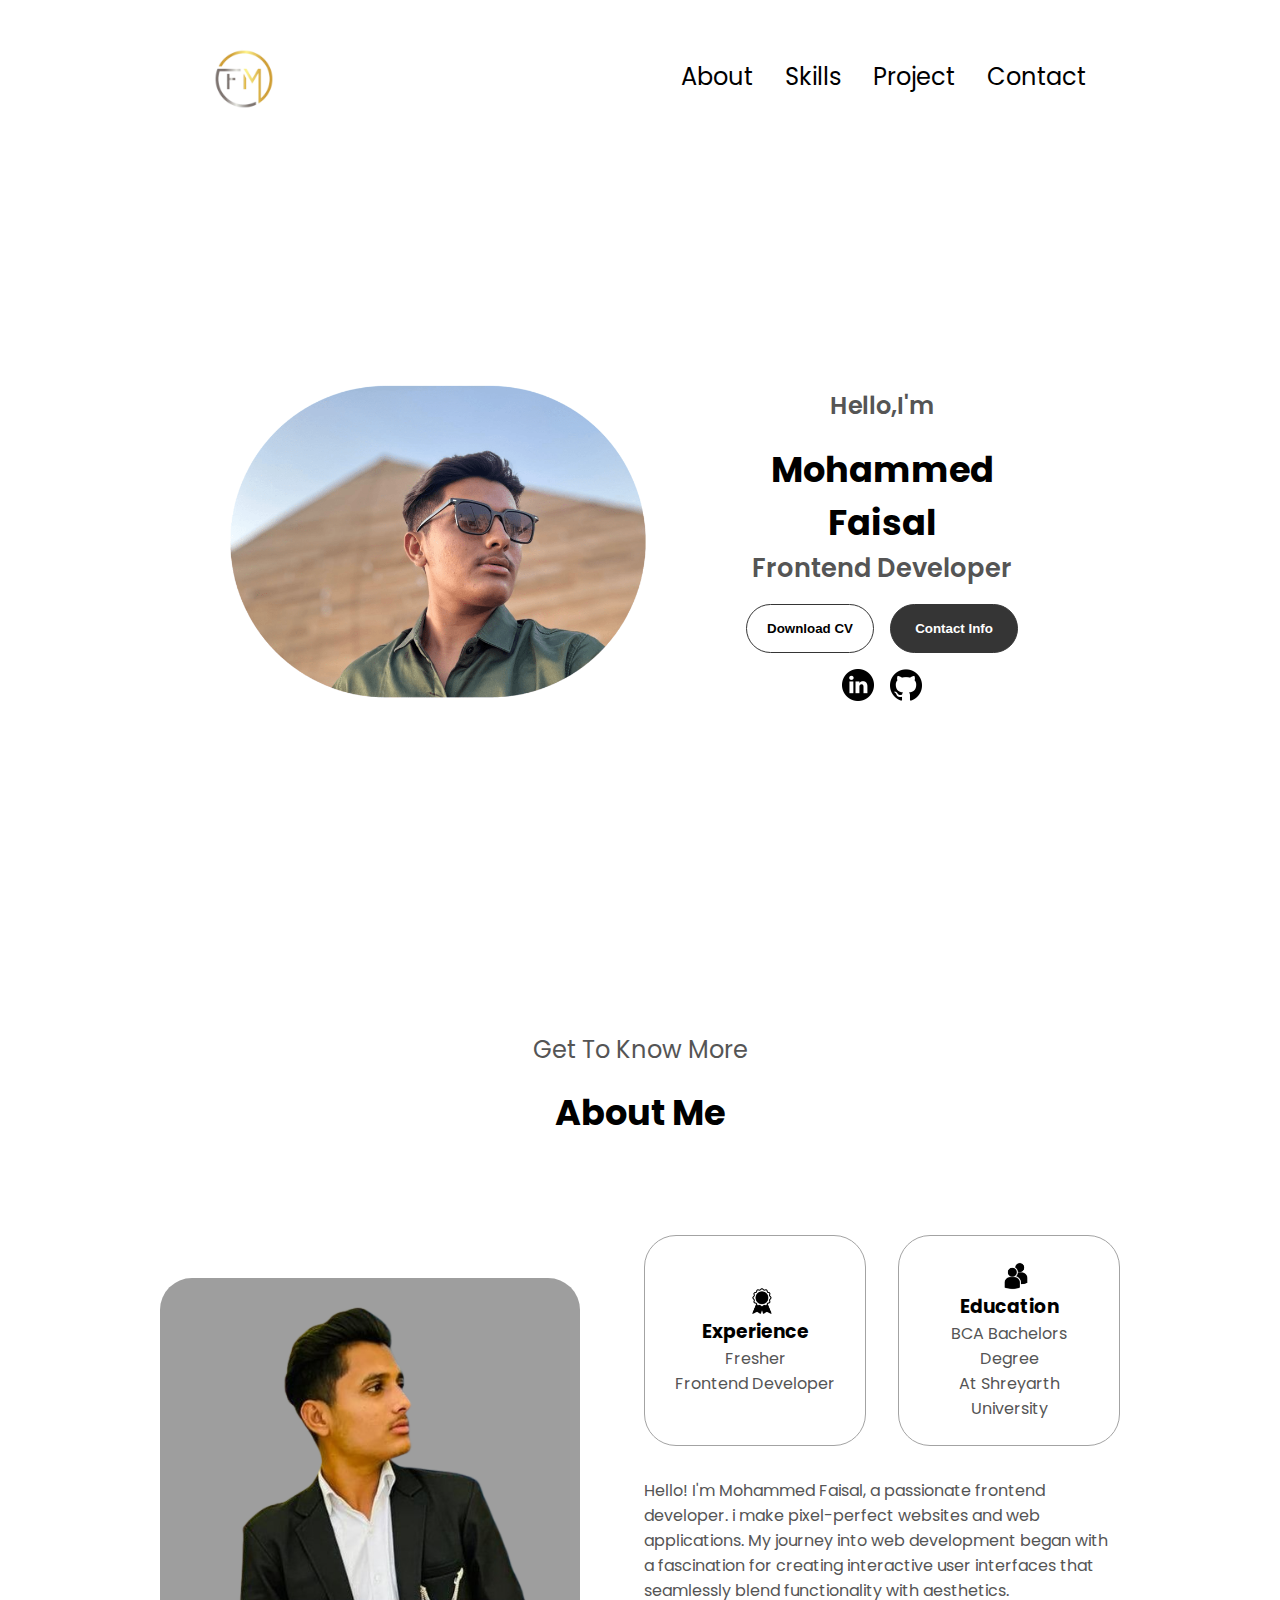
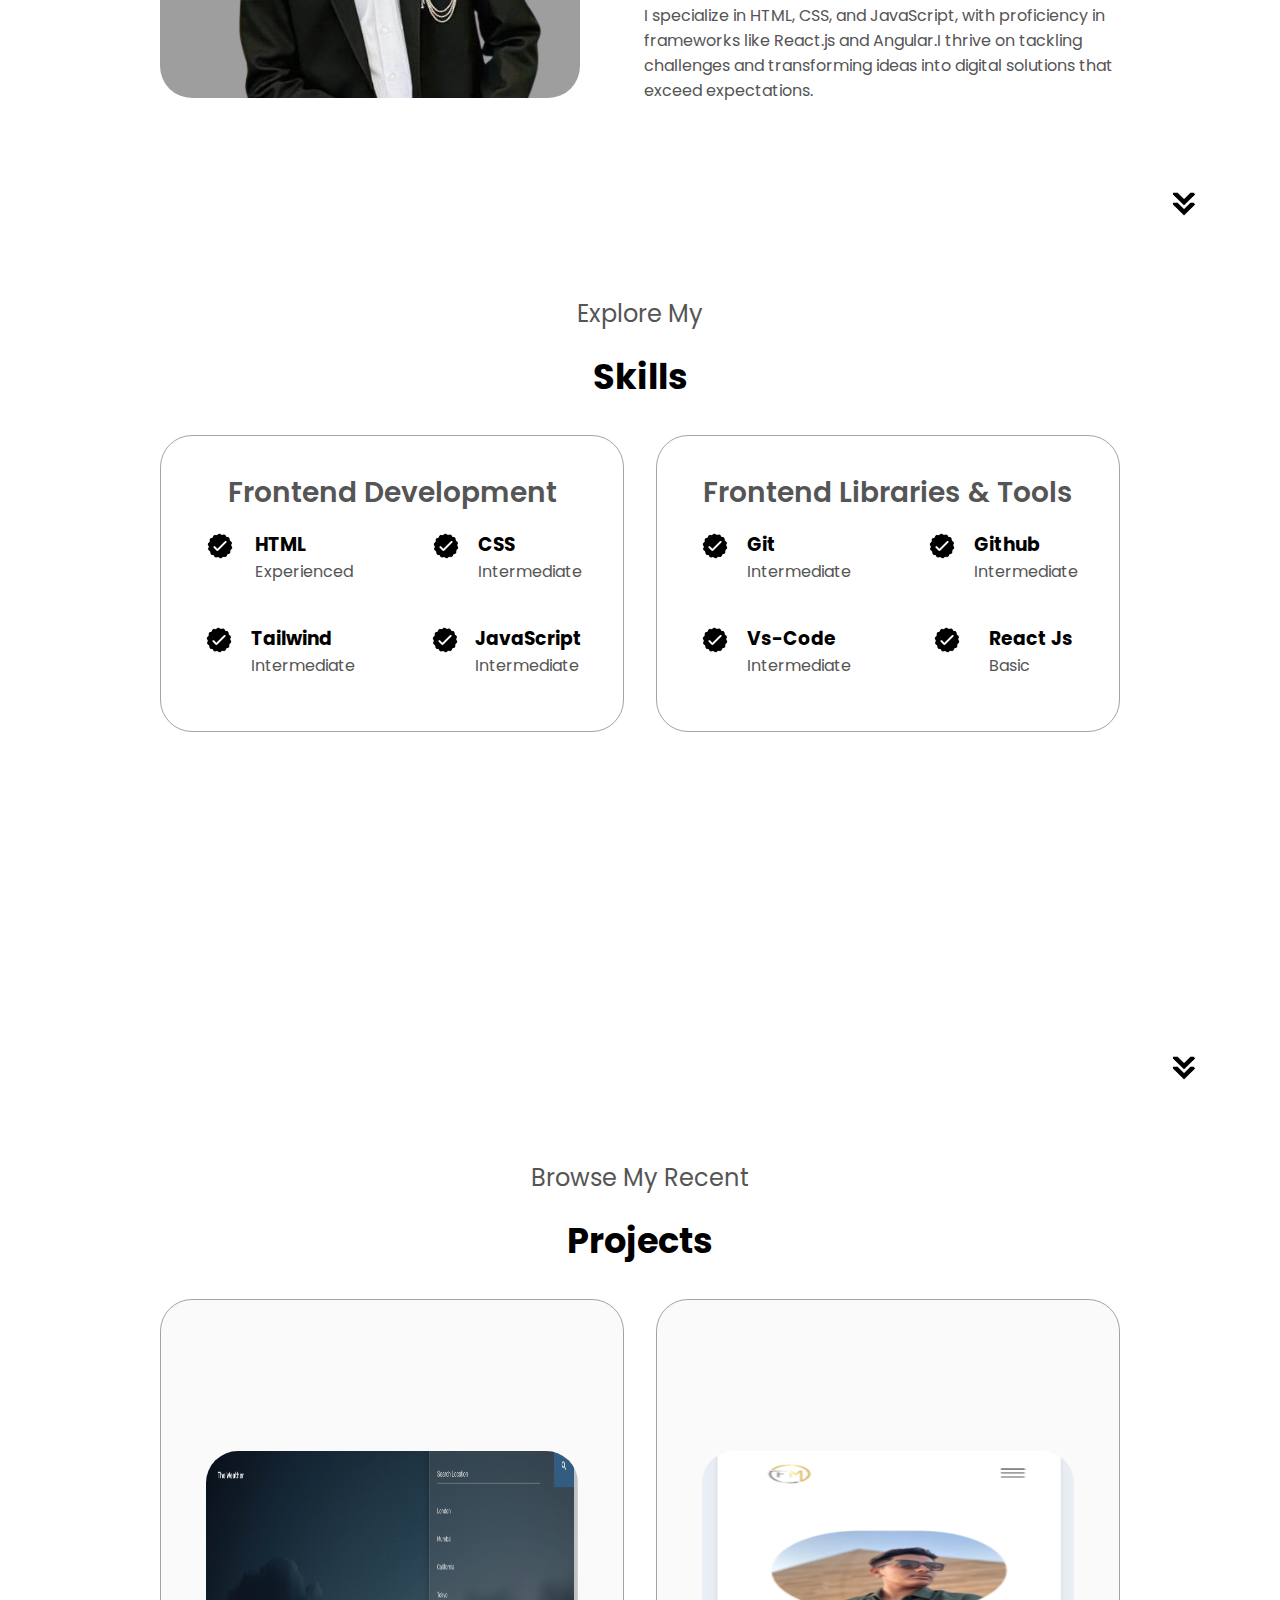
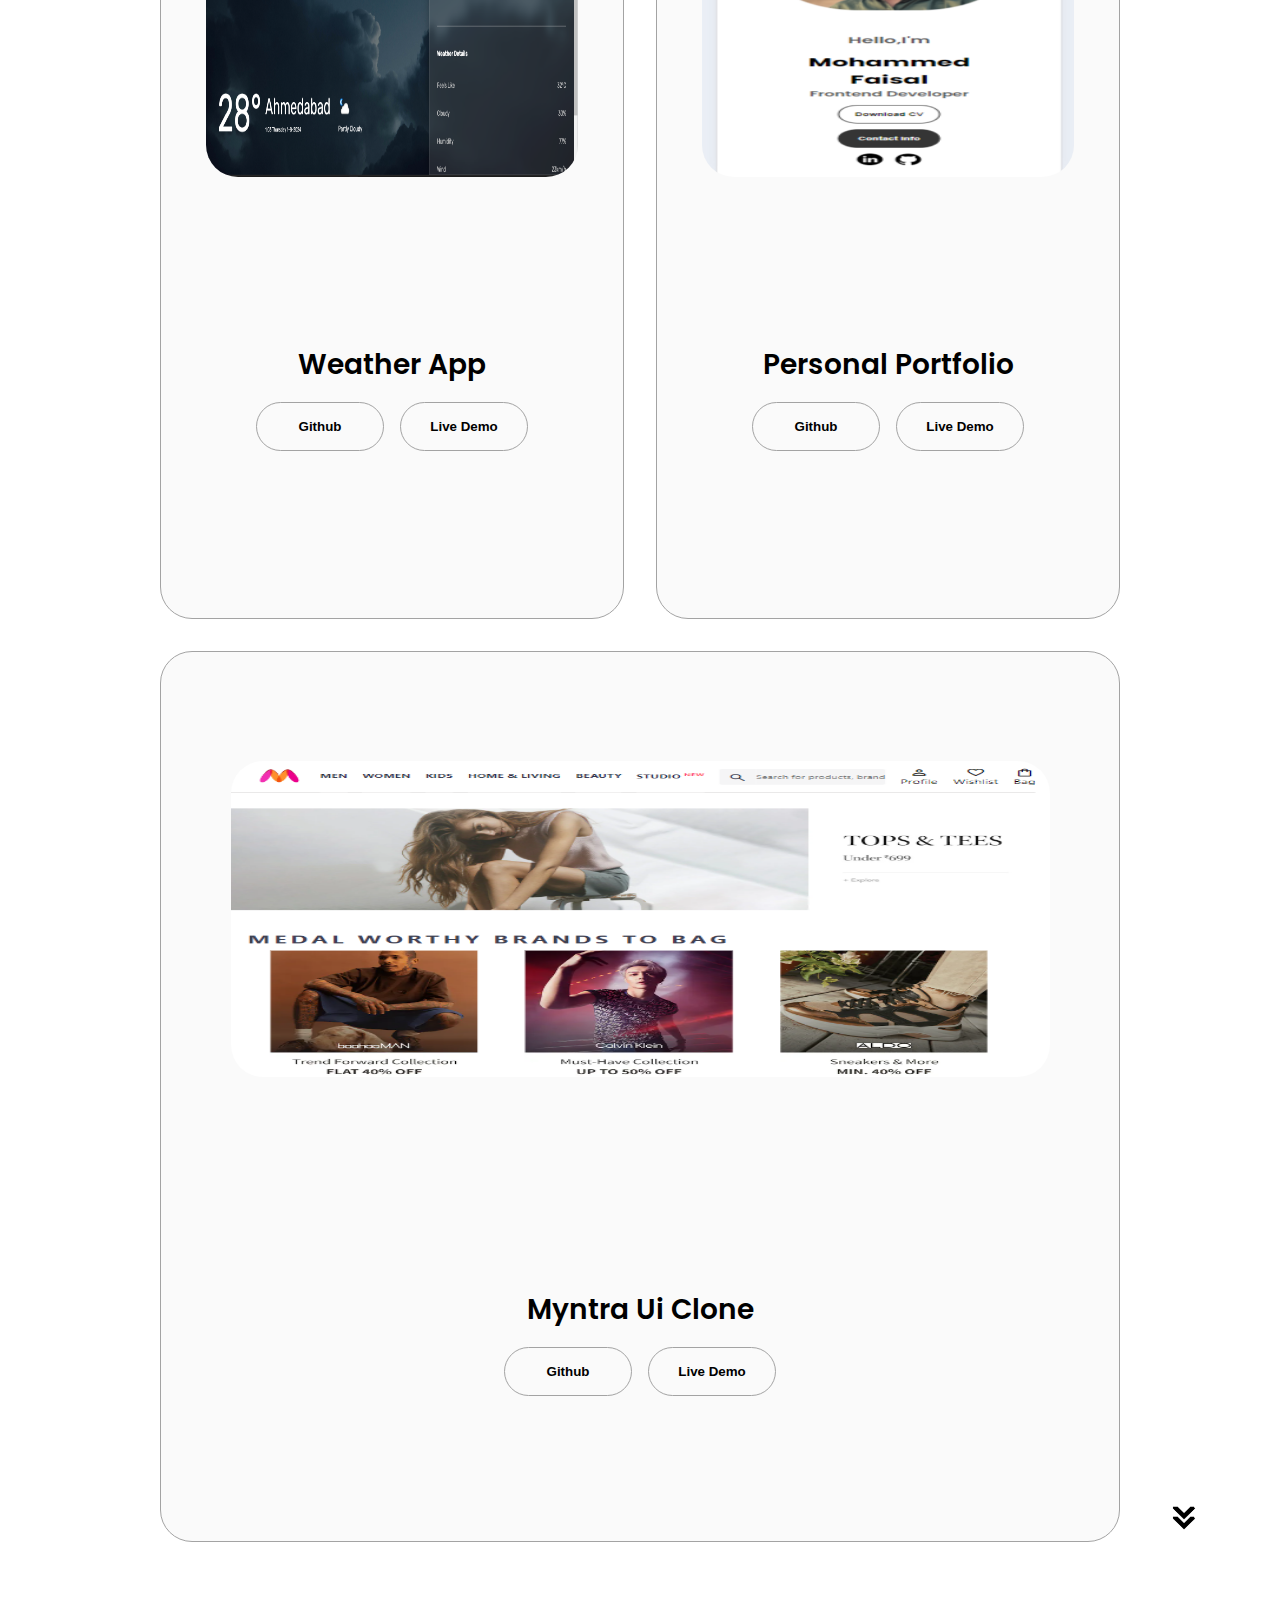
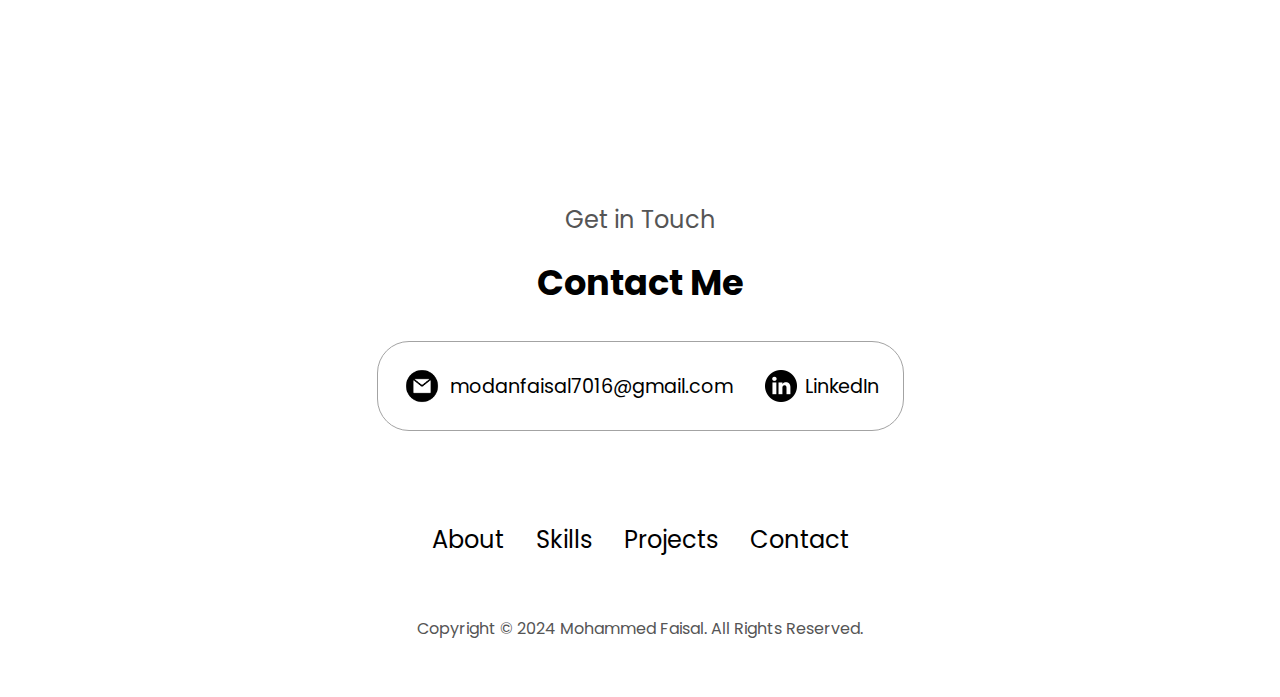
<file: index.html>
<!DOCTYPE html>
<html lang="en">
<head>
    <meta charset="UTF-8">
    <meta name="viewport" content="width=device-width, initial-scale=1.0">
    <title>My Portfolio</title>
    <link rel="stylesheet" href="style.css">
    <link rel="stylesheet" href="mediaqueries.css">
</head>
<body>
    <nav id="nav-bar">
        <div class="logo" id="logo1"><img src="assets/mylogo.png" alt="mylogo" class="my_logo"></div>
        <div>
            <ul class="nav-links">
                <li><a href="#about">About</a></li>
                <li><a href="#skills">Skills</a></li>
                <li><a href="#projects">Project</a></li>
                <li><a href="#contact">Contact</a></li>
            </ul>
        </div>
    </nav>
    <nav id="hamburger-nav">
        <div class="logo"><img src="assets/mylogo.png" alt="mylogo" class="my_logo"></div>
        <div class="hamburger-menu">
            <div class="hamburger-icon" onclick="toggleMenu()">
                <span></span>
                <span></span>
                <span></span>
            </div>
            <div class="menu-links">
                <li><a href="#about" onclick="toggleMenu()">About</a></li>
                <li><a href="#skills" onclick="toggleMenu()">Skills</a></li>
                <li><a href="#projects" onclick="toggleMenu()">Project</a></li>
                <li><a href="#contact" onclick="toggleMenu()">Contact</a></li>
            </div>
        </div>
    </nav>
    <section id="profile">
        <div class="section_pic-container" id="mypic">
            <img src="assets/image (1).png" alt="profie-pic" class="p_pic">
        </div>
        <div class="section_text">
            <p class="s_text_p1">Hello,I'm</p>
            <h1 class="title">Mohammed Faisal</h1>
            <p class="s_text_p2">Frontend Developer</p>
            <div class="btn-container">
                <button class="btn btn-color-2" onclick="window.open('assets/myresume.pdf')">Download CV</button>
                <button class="btn btn-color-1" onclick="location.href='#contact'">Contact Info</button>
            </div>
            <div id="sociels-container">
                <img src="assets/linkedin.png" alt="my linkedin profile" class="icon" onclick="location.href='https://www.linkedin.com/in/faisal-modan-2160562b6/'">
                <img src="assets/github.png" alt="my github profile" class="icon" onclick="location.href='https://github.com/Faisal7016'">
            </div>   
        </div>
    </section>
    <section id="about">
        <p class="s_text_p1">Get To Know More</p>
        <h1 class="title">About Me</h1>
        <div class="section-container">
            <div class="section_pic-container">
                <img src="assets/profile_pic.png" alt="Profile Picture" class="about-pic">
            </div>
            <div class="about-details">
                <div class="about-containers">
                    <div class="details-container">
                        <img src="assets/experience.png" alt="my-experience" class="icons" id="icon1">
                        <h3>Experience</h3>
                        <p>Fresher <br>Frontend Developer</p>
                    </div>
                    <div class="details-container">
                        <img src="assets/education.png" alt="my-experience" class="icons" id="icon2">
                        <h3>Education</h3>
                        <p>BCA Bachelors Degree<br>At Shreyarth University</p>
                    </div>
                </div>
                <div class="text-container">
                    <p>Hello! I'm Mohammed Faisal, a passionate frontend developer. i make pixel-perfect websites and web applications. My journey into web development began with a fascination for creating interactive user interfaces that seamlessly blend functionality with aesthetics.
                      <br>
                      I specialize in HTML, CSS, and JavaScript, with proficiency in frameworks like React.js and Angular.I thrive on tackling challenges and transforming ideas into digital solutions that exceed expectations.</p>
                </div>
            </div>
        </div>
        <img src="assets/arrow.png" alt="continue-image" class="icon arrow" onclick="location.href='./#skills'">
    </section>
    <section id="skills">
        <p class="s_text_p1">Explore My</p>
        <h1 class="title">Skills</h1>
        <div class="skill-details-container">
            <div class="about-containers">
                <div class="details-container">
                    <h2 class="skill-sub-title">Frontend Development</h2>
                    <div class="article-container">
                        <article>
                            <img src="assets/checkmark.png" alt="checkmark-pic" class="icon">
                            <div>
                                <h3>HTML</h3>
                                <p>Experienced</p>
                            </div>
                        </article>
                        <article>
                            <img src="assets/checkmark.png" alt="checkmark-pic" class="icon">
                            <div>
                                <h3>CSS</h3>
                                <p>Intermediate</p>
                            </div>
                        </article>
                        <article>
                            <img src="assets/checkmark.png" alt="checkmark-pic" class="icon">
                            <div>
                                <h3>Tailwind</h3>
                                <p>Intermediate</p>
                            </div>
                        </article>
                        <article>
                            <img src="assets/checkmark.png" alt="checkmark-pic" class="icon">
                            <div>
                                <h3>JavaScript</h3>
                                <p>Intermediate</p>
                            </div>
                        </article>
                        
                    </div>
                </div>
                <div class="details-container">
                    <h2 class="skill-sub-title">Frontend Libraries & Tools</h2>
                    <div class="article-container">
                        <article>
                            <img src="assets/checkmark.png" alt="checkmark-pic" class="icon">
                            <div>
                                <h3>Git</h3>
                                <p>Intermediate</p>
                            </div>
                        </article>
                        <article>
                            <img src="assets/checkmark.png" alt="checkmark-pic" class="icon">
                            <div>
                                <h3>Github</h3>
                                <p>Intermediate</p>
                            </div>
                        </article>
                        <article>
                            <img src="assets/checkmark.png" alt="checkmark-pic" class="icon">
                            <div>
                                <h3>Vs-Code</h3>
                                <p>Intermediate</p>
                            </div>
                        </article>
            
                        <article>
                            <img src="assets/checkmark.png" alt="checkmark-pic" class="icon">
                            <div>
                                <h3>React Js</h3>
                                <p>Basic</p>
                            </div>
                        </article>
                    </div>
                </div>
            </div>
        </div>
        <img src="assets/arrow.png" alt="continue-image" class="icon arrow" onclick="location.href='./#projects'">

    </section>
    <section id="projects">
        <p class="s_text_p1">Browse My Recent</p>
        <h1 class="title">Projects</h1>
        <div class="skill-details-container">
          <div class="about-containers">
            <div class="details-container color-container">
              <div class="article-container">
                <img
                  src="./assets/weather-app.png"
                  alt="Project 1"
                  class="project-img"
                />
              </div>
              <h2 class="skill-sub-title project-title">Weather App</h2>
              <div class="btn-container">
                <button class="btn btn-color-2 project-btn"
                  onclick="location.href='https://github.com/Faisal7016/Dynamic-Weather-App'"
                >
                  Github
                </button>
                <button class="btn btn-color-2 project-btn"
                  onclick="location.href='https://dynamic-weather-app-by-faisal.netlify.app/'"
                >
                  Live Demo
                </button>
              </div>
            </div>
            <div class="details-container color-container">
              <div class="article-container">
                <img
                  src="./assets/Screenshot (53).png"
                  alt="Project 2"
                  class="project-img"
                />
              </div>
              <h2 class="skill-sub-title project-title">Personal Portfolio</h2>
              <div class="btn-container">
                <button
                  class="btn btn-color-2 project-btn"
                  onclick="location.href='https://github.com/Faisal7016/my-portfolio-website'"
                >
                  Github
                </button>
                <button
                  class="btn btn-color-2 project-btn"
                  onclick="location.href='https://faisal7016.github.io/my-portfolio-website/'"
                >
                  Live Demo
                </button>
              </div>
            </div>
            <div class="details-container color-container">
              <div class="article-container">
                <img
                  src="./assets/Screenshot (56).png"
                  alt="Project 3"
                  class="project-img"
                />
              </div>
              <h2 class="skill-sub-title project-title">Myntra Ui Clone</h2>
              <div class="btn-container">
                <button
                  class="btn btn-color-2 project-btn"
                  onclick="location.href='https://github.com/Faisal7016/Project-Myntra-Clone'"
                >
                  Github
                </button>
                <button
                  class="btn btn-color-2 project-btn"
                  onclick="location.href='https://faisal7016.github.io/Project-Myntra-Clone/'"
                >
                  Live Demo
                </button>
              </div>
            </div>
          </div>
        </div>
        <img
          src="./assets/arrow.png"
          alt="Arrow icon"
          class="icon arrow"
          onclick="location.href='./#contact'"
        />
      </section>
      <section id="contact">
        <p class="s_text_p1">Get in Touch</p>
        <h1 class="title">Contact Me</h1>
        <div class="contact-info-upper-container">
          <div class="contact-info-container">
            <img
              src="./assets/email.png"
              alt="Email icon"
              class="icon contact-icon email-icon"
            />
            <p><a href="mailto:modanfaisal7016@gmail.com">modanfaisal7016@gmail.com</a></p>
          </div>
          <div class="contact-info-container">
            <img
              src="./assets/linkedin.png"
              alt="LinkedIn icon"
              class="icon contact-icon"
            />
            <p><a href="https://www.linkedin.com/in/faisal-modan-2160562b6/">LinkedIn</a></p>
          </div>
        </div>
      </section>
      <footer>
        <nav>
          <div class="nav-links-container">
            <ul class="nav-links">
              <li><a href="#about">About</a></li>
              <li><a href="#skills">Skills</a></li>
              <li><a href="#projects">Projects</a></li>
              <li><a href="#contact">Contact</a></li>
            </ul>
          </div>
        </nav>
        <p>Copyright &#169; 2024 Mohammed Faisal. All Rights Reserved.</p>
      </footer>
    <script src="script.js">

    </script>
</body>
</html>
</file>
<file: style.css>
@import url('https://fonts.googleapis.com/css2?family=Poppins:ital,wght@0,100;0,200;0,300;0,400;0,500;0,600;0,700;0,800;0,900;1,100;1,200;1,300;1,400;1,500;1,600;1,700;1,800;1,900&display=swap');

*{
    margin: 0;
    padding: 0;
}
body{
    font-family: "Poppins", sans-serif;
}
html{
    scroll-behavior: smooth;
}
.my_logo{
    height: 100px;
    margin-top: 1rem;
}
p{
    color: rgb(85, 85, 85);
}
/* TRANSITION */
a,.btn{
    transition: all 300ms ease;
}
/* NAVIGATION BAR */
nav,.nav-links{
    display: flex;
}
nav{
    justify-content: space-around;
    align-items: center;
    height: 17vh;
}
.nav-links{
    gap: 2rem;
    list-style: none;
    font-size: 1.5rem;
}
a{
    color: black;
    text-decoration: none;
    text-decoration-color: white;
}
a:hover{
    color: gray;
    text-decoration: underline;
    text-underline-offset: 1rem;
    text-decoration-color: rgb(181, 181, 181);
}
.logo{
    font-size: 1.8rem;

}
.logo:hover{
    cursor: default;
}
/* HAMBURGER MENU */
#hamburger-nav{
    display: none;
}
.hamburger-menu{
    position: relative;
    display: inline-block;
}
.hamburger-icon{
    display: flex;
    flex-direction: column;
    justify-content: space-between;
    height: 24px;
    width: 30px;
    cursor: pointer;
}
.hamburger-icon span{
    width: 100%;
    height: 2px;
    background-color: black;
    transition: all 0.3 ease-in-out;

}
.menu-links{
    position: absolute;
    top: 100%;
    right: 0%;
    background-color: white;
    width: fit-content;
    max-height: 0;
    overflow: hidden;
    transition: all 0.3 ease-in-out;
}
.menu-links a{
    display: block;
    padding: 10px;
    text-align: center;
    font-size: 1.5rem;
    color: black;
    text-decoration: none;
    transition: all 0.3 ease-in-out;
}
.menu-links li{
    list-style: none;
}
.menu-links.open{
    max-height: 300px;
    
}
.hamburger-icon.open span:first-child{
    transform: rotate(45deg) translate(10px,5px);
}

.hamburger-icon.open span:nth-child(2){
    opacity: 0;
}

.hamburger-icon.open span:last-child{
    transform: rotate(-45deg) translate(10px,-5px);
}
.hamburger-icon span:first-child{
    transform: none;
}
.hamburger-icon span:first-child{
    opacity: 1;
}
.hamburger-icon span:first-child{
    transform: none;
}

/* SECTION */

section{
    padding-top: 4vh;
    height: 96vh;
    margin: 0 10rem;
    box-sizing: border-box;
    min-height: fit-content;
}
.section-container{
    display: flex;
}

/* PROFILE SECTION */

#profile{
    display: flex;
    justify-content: center;
    gap: 5rem;
    height: 80vh;
    margin-right: 20%;
}

.section_pic-container{
    display: flex;
    height: 350px;
    width: 500px;
    margin: auto 0;
}
.section_text{
    align-self: center;
    text-align: center;
}
.section_text p{
    font-weight: 600;
}
.s_text_p1{
    text-align: center;
    font-size: 1.5rem;
    margin-bottom: 1.2rem;
}
.s_text_p2{
    font-size: 1.6rem;
    margin-bottom: 1rem;
}
.title{
    font-size: 2.2rem;
    text-align: center;
}
.button-container{
    margin-bottom: 1rem;
}
#sociels-container{
    display: flex;
    justify-content: center;
    margin-top: 1rem;
    gap: 1rem;
}
/* ICONS */
.icon{
    cursor: pointer;
    height: 2rem;
}
/* BUTTONS */
.btn-container{
    display: flex;
    justify-content: center;
    gap: 1rem;
}
.btn{
    font-weight: 600;
    transition: all 300ms ease;
    padding: 1rem;
    width: 8rem;
    border-radius: 2rem;
}
.btn-color-1,.btn-color-2{
    border: rgb(53, 53, 53) 0.1rem solid;
}
.btn-color-1:hover,.btn-color-2:hover{
    cursor: pointer;
    
}
.btn-color-1,.btn-color-2:hover{
    background: rgb(53, 53, 53);
    color: white;
}
.btn-color-1:hover{
    background: rgb(0, 0, 0);
}
.btn-color-2{
    background: none;
}
.btn-color-2:hover{
    border: rgb(255, 255, 255) 0.1rem solid;
}
.btn-container{
    gap: 1rem;
    
}
/* ABOUT SECTION */
#about{
    position: relative;
}
.about-containers{
    display: flex;
    gap: 2rem;
    margin-bottom: 2rem;
    margin-top: 2rem;
}
.details-container{
    display: flex;
    justify-content: center;
    flex-direction: column;
}
.details-container.icon{
    height: 2rem;
}

.about-pic{
    height: 120%;
    border-radius: 2rem;
}
.arrow{
    position: absolute;
    right: -5rem;
    bottom: 2.5rem;
}
.icons{
    margin-left: 45%;
    height: 2rem;
    width: 2rem;
    
}

.details-container {
    padding: 1.5rem;
    flex: 1;
    background: white;
    border-radius: 2rem;
    border: rgb(53, 53, 53) 0.1rem solid;
    border-color: rgb(163, 163, 163);
    text-align: center;
    
}
.section-container{
    gap: 4rem;
    ;
    margin-top: 4rem;
}
.section_pic-container{
    height: 350px;
    width: 500px;
    margin: auto 0;
}
/* SKILLS SECTION */
#skills{
    position: relative;
}
.skill-sub-title{
    color: rgb(85, 85, 85);
    font-weight: 600;
    font-size: 1.75rem;
    margin-bottom: 2rem;
}
.skill-details-container{
    display: flex;
    justify-content: center;
    flex-direction: column;
}
.article-container{
    display: flex;
    text-align: initial;
    flex-wrap: wrap;
    flex-direction: row;
    gap: 2.5rem;
    justify-content: space-around;
    height: 50%;
    margin-top: -4%;
    margin-bottom: 10%;
}
article{
    display: flex;
    width: 10rem;
    justify-content: space-around;
    gap: 0.5rem;
}
.article .icon{
    cursor: default;
}
/* PROJECTS SECTION */

#projects {
    position: relative;
  }
  
  .color-container {
    border-color: rgb(163, 163, 163);
    background: rgb(250, 250, 250);
  }
  
  .project-img {
    border-radius: 2rem;
    width: 90%;
    height: 75%;
  }
  
  
  
  .project-title {
    margin: 1rem;
    color: black;
  }
  
  .project-btn {
    color: black;
    border-color: rgb(163, 163, 163);
  }
  /* CONTACT */

#contact {
    display: flex;
    justify-content: center;
    flex-direction: column;
    height: 70vh;
    margin-top: 15%;
  }
  
  .contact-info-upper-container {
    display: flex;
    justify-content: center;
    border-radius: 2rem;
    border: rgb(53, 53, 53) 0.1rem solid;
    border-color: rgb(163, 163, 163);
    background: (250, 250, 250);
    margin: 2rem auto;
    padding: 0.5rem;
  }
  
  .contact-info-container {
    display: flex;
    align-items: center;
    justify-content: center;
    gap: 0.5rem;
    margin: 1rem;
  }
  
  .contact-info-container p {
    font-size: larger;
  }
  
  .contact-icon {
    cursor: default;
  }
  
  .email-icon {
    height: 2.5rem;
  }
  
  /* FOOTER SECTION */
  
  footer {
    height: 26vh;
    margin: 0 1rem;
  }
  
  footer p {
    text-align: center;
  }
</file>
<file: mediaqueries.css>
@media screen and (max-width: 1400px) {
    #profile {
      height: 83vh;
      margin-bottom: 6rem;
    }
    .about-containers {
      flex-wrap: wrap;
    }
    #contact,
    #projects {
      height: fit-content;
    }
  }
  
  @media screen and (max-width: 1200px) {
    #nav-bar {
      display: none;
    }
    #hamburger-nav {
      display: flex;
    }
    #skills,
    .skill-details-container {
      margin-top: 2rem;
    }
    #profile,
    .section-container {
      display: block;
    }
    .arrow {
      display: none;
    }
    section,
    .section-container {
      height: fit-content;
    }
    section {
      margin: 0 5%;
    }
    .section_pic-container {
      width: 275px;
      height: 275px;
      margin: 0 auto 5rem;
    }
    .about-containers {
      margin-top: 0;
    }
    .section_text{
        margin-left: 20%;
    }
    .about-pic{
        margin-left: -10%;
    }
    
    
  }
  
  @media screen and (max-width: 650px) {
    #contact,
    footer {
      height: 40vh;
    }
    #profile {
      height: 83vh;
      margin-bottom: 0;
    }
    article {
      font-size: 1rem;
    }
    footer nav {
      height: fit-content;
      margin-bottom: 2rem;
    }
    .about-containers,
    .contact-info-upper-container,
    .btn-container {
      flex-wrap: wrap;
    }
    .contact-info-container {
      margin: 0;
    }
    .contact-info-container p,
    .nav-links li a {
      font-size: 1rem;
    }
    .skill-sub-title {
      font-size: 1.25rem;
    }
    .logo {
      font-size: 1.5rem;
    }
    .nav-links {
      flex-direction: column;
      gap: 0.5rem;
      text-align: center;
    }
    .section_pic-container {
      width: auto;
      height: 46vw;
      justify-content: center;
    }
    .s_text_p2 {
      font-size: 1.25rem;
    }
    .title {
      font-size: 2rem;
    }
    .text-container {
      text-align: justify;
    }
    .contact-icon{
        margin-left: 10px;
    }
    .s_text_p1{
        margin-top: 5rem;
    }
    .p_pic{
        margin-left: 6rem;
        margin-top: 2rem;
    }
    .section_text{
        margin-top: -2rem;
    }
    .about-pic{
        margin-left: 0.3rem;
        margin-top: -1rem;
    }
    #skills{
        margin-top: -2rem;
    }
  }
  @media screen and (max-width: 440px){
    #hamburger-nav{
       gap: 8rem; 
    }
    .my_logo{
      height: 90px;
      margin-top: 1rem;
    }
    #mypic{
      margin-left: -2rem;
      height: 30vh;
      width: auto;
    }
    #icon1{
      margin: 10px 40px ;
      /* margin-left: 40px; */
      margin-top: -30%;
    }
    #icon2{
      margin-top: 5px;
      margin-left: 40px;
      margin-bottom: 10px;
    }
    
  }
</file>
